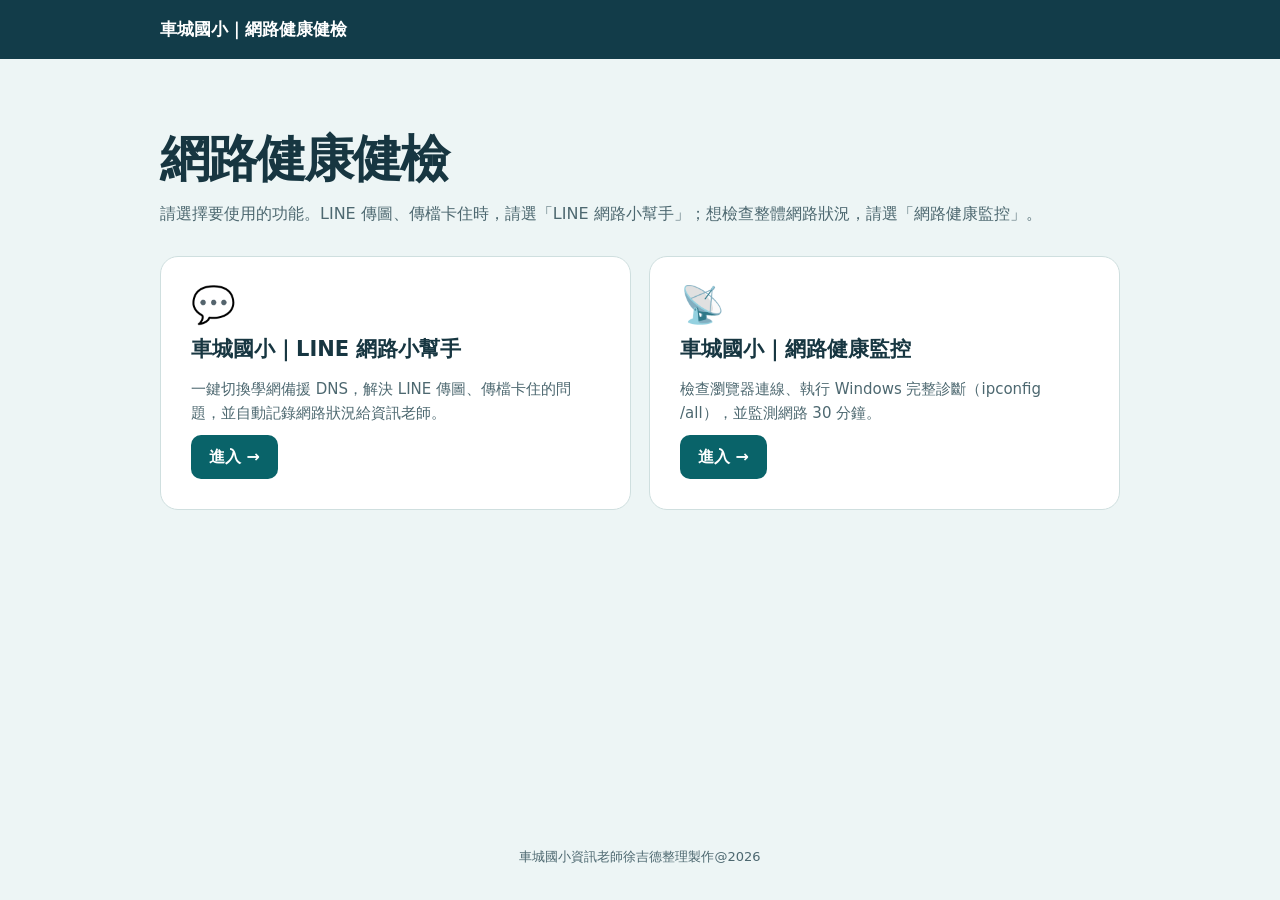
<file: index.html>
<!doctype html>
<html lang="zh-Hant-TW">
<head>
<meta charset="utf-8">
<meta name="viewport" content="width=device-width,initial-scale=1">
<title>車城國小｜網路健康健檢</title>
<style>
:root{color-scheme:light;font-family:system-ui,"Microsoft JhengHei",sans-serif;color:#173641;background:#edf5f5}
*{box-sizing:border-box}
body{margin:0;font-size:16px;line-height:1.6;min-height:100vh;display:flex;flex-direction:column}
header{background:#123c49;color:#fff}
.wrap{width:min(calc(100% - 32px),960px);margin:auto}
header .wrap{padding:16px 0;font-weight:700;font-size:17px}
main{flex:1;padding:clamp(32px,8vw,72px) 0 40px}
h1{margin:0;font-size:clamp(30px,6vw,50px);letter-spacing:-.04em;line-height:1.15}
.lead{margin:12px 0 0;color:#4d6870}
.grid{display:grid;grid-template-columns:repeat(auto-fit,minmax(280px,1fr));gap:18px;margin-top:30px}
.entry{display:flex;flex-direction:column;gap:10px;background:#fff;border:1px solid #cfdfdf;border-radius:18px;padding:clamp(20px,4vw,30px);text-decoration:none;color:inherit;transition:box-shadow .15s,transform .15s;min-height:200px}
.entry:hover{box-shadow:0 0 0 3px #5a9896;transform:translateY(-2px)}
.entry:focus-visible{outline:3px solid #9d5300;outline-offset:3px}
.icon{font-size:36px;line-height:1}
.entry h2{margin:0;font-size:21px}
.entry p{margin:0;color:#4d6870;font-size:15px}
.go{margin-top:auto;align-self:flex-start;display:inline-flex;align-items:center;min-height:44px;padding:8px 18px;border-radius:10px;background:#096369;color:#fff;font-weight:650}
.sub{display:flex;flex-wrap:wrap;gap:8px;margin-top:4px}
.sub a{font-size:14px;color:#0b5d75}
footer{text-align:center;color:#4d6870;font-size:13px;padding:16px 0 32px}
</style>
</head>
<body>
<header><div class="wrap">車城國小｜網路健康健檢</div></header>
<main class="wrap">
  <h1>網路健康健檢</h1>
  <p class="lead">請選擇要使用的功能。LINE 傳圖、傳檔卡住時，請選「LINE 網路小幫手」；想檢查整體網路狀況，請選「網路健康監控」。</p>
  <div class="grid">
    <a class="entry" href="web/">
      <span class="icon" aria-hidden="true">💬</span>
      <h2>車城國小｜LINE 網路小幫手</h2>
      <p>一鍵切換學網備援 DNS，解決 LINE 傳圖、傳檔卡住的問題，並自動記錄網路狀況給資訊老師。</p>
      <span class="go">進入 →</span>
    </a>
    <a class="entry" href="line-diagnostics/">
      <span class="icon" aria-hidden="true">📡</span>
      <h2>車城國小｜網路健康監控</h2>
      <p>檢查瀏覽器連線、執行 Windows 完整診斷（ipconfig /all），並監測網路 30 分鐘。</p>
      <span class="go">進入 →</span>
    </a>
  </div>
</main>
<footer>車城國小資訊老師徐吉德整理製作@2026</footer>
</body>
</html>
</file>
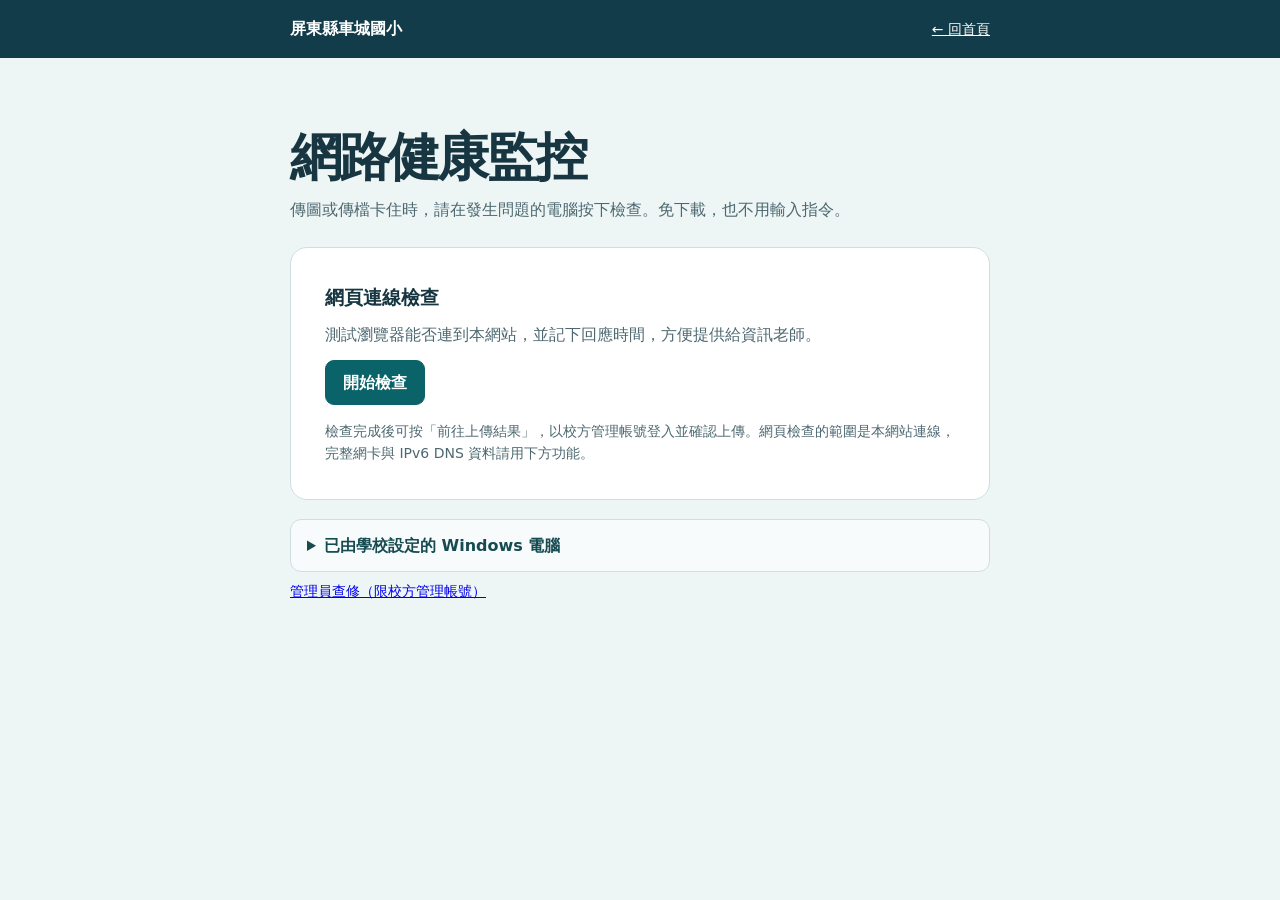
<file: line-diagnostics/index.html>
<!doctype html>
<html lang="zh-Hant-TW">
<head>
<meta charset="utf-8">
<meta name="viewport" content="width=device-width,initial-scale=1">
<title>車城國小｜網路健康監控</title>
<style>
:root { color-scheme:light; font-family:system-ui,"Microsoft JhengHei",sans-serif; color:#173641; background:#edf5f5 }
* { box-sizing:border-box }
body { margin:0; font-size:16px; line-height:1.6 }
header { background:#123c49; color:#fff }
.wrap { width:min(calc(100% - 36px),700px); margin:auto }
header .wrap { display:flex; justify-content:space-between; align-items:center; padding:16px 0; gap:12px }
header a { color:inherit; font-size:14px }
main { padding:clamp(30px,8vw,70px) 0 40px }
h1,h2,p { margin:0 }
h1 { font-size:clamp(31px,6vw,52px); letter-spacing:-.055em; line-height:1.15 }
h2 { font-size:19px }
.lead, .note { margin-top:10px; color:#4d6870 }
.card { background:#fff; border:1px solid #cfdfdf; border-radius:17px; padding:clamp(18px,5vw,34px); margin-top:24px }
.btn { display:inline-flex; align-items:center; justify-content:center; min-height:45px; padding:8px 17px; border-radius:9px; border:1px solid #aac8c8; text-decoration:none; font:inherit; font-weight:670; background:#fff; color:#164b52; cursor:pointer }
.main-btn { color:#fff; background:#096369; border-color:#096369 }
.btn:hover { box-shadow:0 0 0 2px #5a9896 }
:focus-visible { outline:3px solid #9d5300; outline-offset:3px }
button:disabled { opacity:.64; cursor:wait }
.status { margin:15px 0 0; color:#155e5b; font-weight:650 }
.result { margin-top:14px }
.result textarea { width:100%; min-height:123px; resize:vertical; color:inherit; border:1px solid #c0d5d4; border-radius:8px; background:#f4f9f8; padding:9px 12px; font:14px/1.6 ui-monospace,monospace }
.actions { display:flex; flex-wrap:wrap; gap:9px; align-items:center; margin-top:12px }
details { margin-top:19px; background:#f8fbfb; border:1px solid #cfdfdf; border-radius:11px; padding:13px 16px }
summary { cursor:pointer; color:#164b52; font-weight:650 }
.help { margin-top:8px; font-size:14px; color:#4d6870 }
</style>
</head>
<body>
<header><div class="wrap"><strong>屏東縣車城國小</strong><a href="../">← 回首頁</a></div></header>
<main class="wrap">
<h1>網路健康監控</h1>
<p class="lead">傳圖或傳檔卡住時，請在發生問題的電腦按下檢查。免下載，也不用輸入指令。</p>
<section class="card" aria-labelledby="basic-heading">
<h2 id="basic-heading">網頁連線檢查</h2>
<p class="note">測試瀏覽器能否連到本網站，並記下回應時間，方便提供給資訊老師。</p>
<div class="actions"><button type="button" class="btn main-btn" id="run">開始檢查</button></div>
<p class="status" id="status" role="status"></p>
<div class="result" id="result" hidden>
<textarea id="report" readonly aria-label="檢查結果"></textarea>
<div class="actions"><button type="button" class="btn" id="copy">複製結果</button><a class="btn" id="submit-check">前往上傳結果</a><span role="status" id="copyStatus" class="help"></span></div>
</div>
<p class="help">檢查完成後可按「前往上傳結果」，以校方管理帳號登入並確認上傳。網頁檢查的範圍是本網站連線，完整網卡與 IPv6 DNS 資料請用下方功能。</p>
</section>
<details>
<summary>已由學校設定的 Windows 電腦</summary>
<p class="help">按下按鈕即由電腦執行 ipconfig /all。瀏覽器若跳出開啟應用程式的提示，請選「開啟」。</p>
<div class="actions"><a class="btn" id="windows" href="checheng-line-diag://start">開啟完整診斷</a></div>
<p class="help">新版 Windows 診斷預設監測 30 分鐘，約每 10 秒採樣一次，時間到會自動停止。</p>
<p class="help" id="windowsStatus" role="status"></p>
</details>
<p class="help"><a id="admin-check" href="https://script.google.com/a/macros/cces.ptc.edu.tw/s/AKfycbwvMesTggtN7hkKjxOMTeUTHo9i4udr-uAuq8nV6Ap_xiIthWON20SgaJzDu-a2cxnm/exec">管理員查修（限校方管理帳號）</a></p>
</main>
<script>
const get = id => document.getElementById(id);
const run = get('run');
get('windows').addEventListener('click', () => {
  get('windowsStatus').textContent = '若沒有開啟視窗，請先用上方「開始檢查」，再聯絡資訊老師。';
});
async function probe(index) {
  const url = new URL(location.pathname, location.origin);
  url.searchParams.set('check', Date.now() + '-' + index);
  const control = new AbortController();
  const timer = setTimeout(() => control.abort(), 3500);
  const start = performance.now();
  try {
    const response = await fetch(url, { method:'HEAD', cache:'no-store', signal:control.signal });
    if (!response.ok) return { label:'網站回應 HTTP ' + response.status };
    const ms = Math.round(performance.now() - start);
    return { ms, label:ms + ' 毫秒' };
  } catch (error) {
    return { label:error.name === 'AbortError' ? '超過 3.5 秒未回應' : '連線失敗' };
  } finally { clearTimeout(timer); }
}
run.addEventListener('click', async () => {
  run.disabled = true;
  get('result').hidden = true;
  get('copyStatus').textContent = '';
  const startedAt = new Date().toISOString();
  const results = [];
  for (let i = 0; i < 3; i++) {
    get('status').textContent = '檢查中 ' + (i + 1) + '／3';
    const sample = await probe(i);
    results.push({ ...sample, time: new Date().toISOString() });
  }
  const count = results.filter(item => Number.isFinite(item.ms)).length;
  const summary = '本網站成功回應 ' + count + '／3 次';
  const time = new Date().toLocaleString('zh-TW', { timeZone:'Asia/Taipei', hour12:false });
  get('status').textContent = summary;
  get('report').value = ['車城國小 LINE 網頁連線檢查', '臺灣時間 ' + time, summary,
    ...results.map((item,index) => '第 ' + (index + 1) + ' 次　' + item.label)].join('\n');
  const destination = new URL(get('admin-check').href);
  destination.hash = new URLSearchParams({check: JSON.stringify({id: crypto.randomUUID(), startedAt, endedAt: new Date().toISOString(), samples: results})}).toString();
  get('submit-check').href = destination.href;
  get('result').hidden = false;
  run.disabled = false;
  run.textContent = '重新檢查';
});
get('copy').addEventListener('click', async () => {
  try {
    await navigator.clipboard.writeText(get('report').value);
    get('copyStatus').textContent = '已複製，可貼給資訊老師。';
  } catch {
    get('report').select();
    get('copyStatus').textContent = '請複製已選取的結果。';
  }
});
</script>
</body>
</html>
</file>
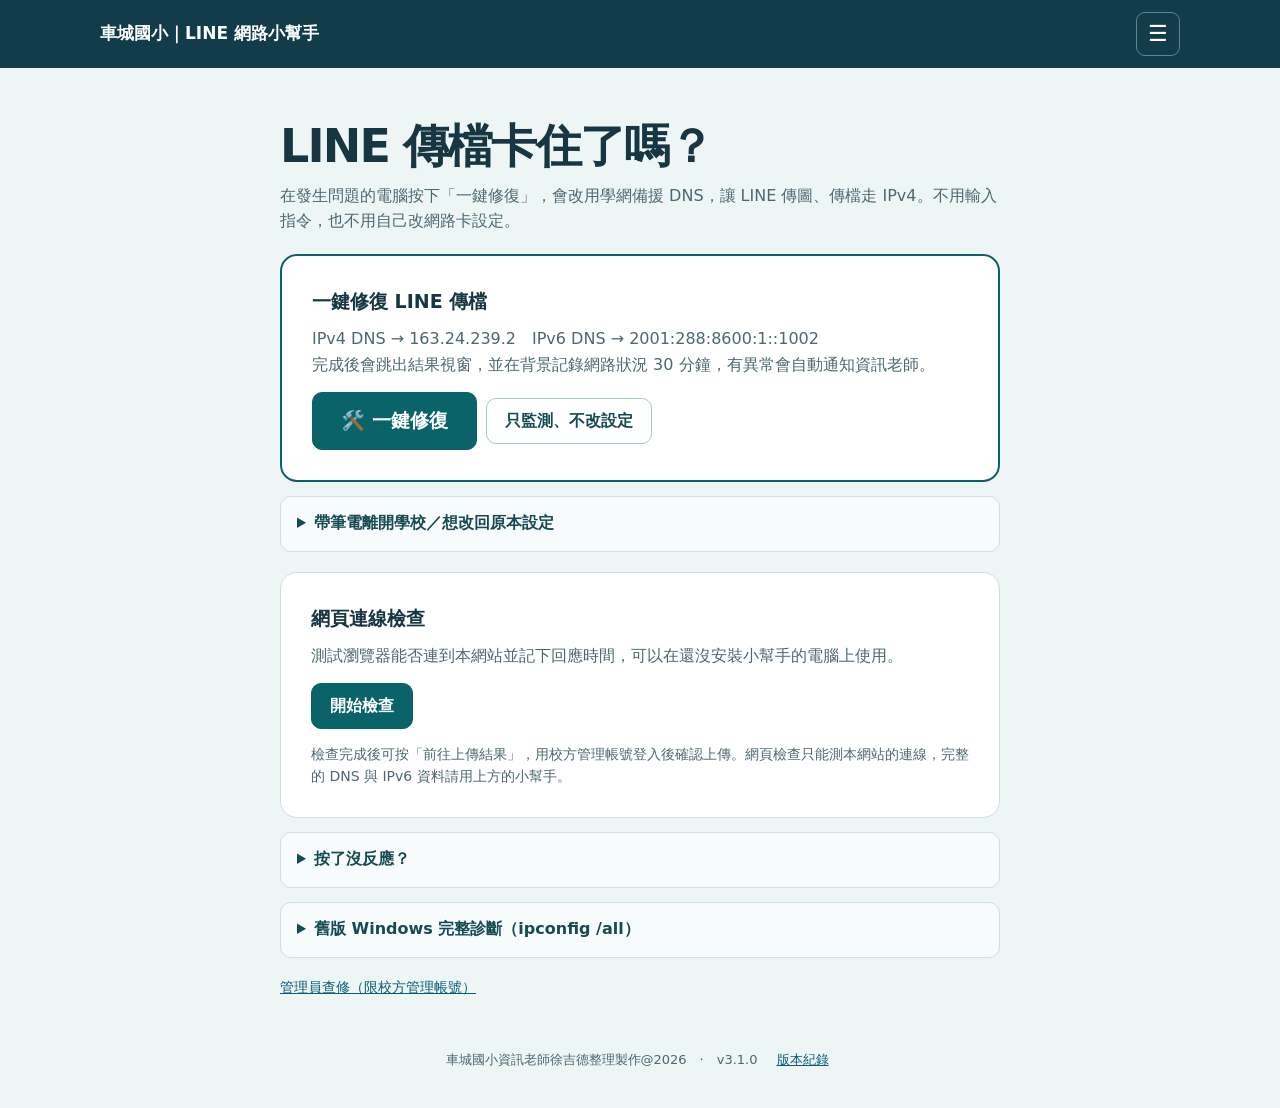
<file: web/index.html>
<!doctype html>
<html lang="zh-Hant-TW">
<head>
<meta charset="utf-8">
<meta name="viewport" content="width=device-width,initial-scale=1">
<title>車城國小｜LINE 網路小幫手</title>
<style>
:root{color-scheme:light;font-family:system-ui,"Microsoft JhengHei",sans-serif;color:#173641;background:#edf5f5;
  --brand:#096369;--ink:#173641;--muted:#4d6870;--line:#cfdfdf;--soft:#f4f9f8;--pass:#16794a;--warn:#9a6400;--fail:#b3261e}
*{box-sizing:border-box}
body{margin:0;font-size:16px;line-height:1.6}
a{color:#0b5d75}
header{background:#123c49;color:#fff;position:sticky;top:0;z-index:30}
.wrap{width:min(calc(100% - 32px),1080px);margin:auto}
.narrow{max-width:720px}
header .wrap{display:flex;justify-content:space-between;align-items:center;padding:12px 0;gap:12px}
header strong{font-size:17px}
.ham{background:none;border:1px solid #5d8592;color:#fff;border-radius:9px;min-width:44px;min-height:44px;font-size:22px;cursor:pointer}
nav.menu{position:absolute;right:16px;top:64px;background:#fff;color:var(--ink);border:1px solid var(--line);border-radius:12px;box-shadow:0 10px 30px rgba(0,0,0,.18);min-width:230px;padding:6px;display:none}
nav.menu.open{display:block}
nav.menu a,nav.menu button{display:block;width:100%;text-align:left;padding:11px 14px;border-radius:8px;color:inherit;text-decoration:none;background:none;border:0;font:inherit;cursor:pointer}
nav.menu a:hover,nav.menu button:hover{background:var(--soft)}
main{padding:clamp(24px,6vw,52px) 0 40px}
h1,h2,h3,p{margin:0}
h1{font-size:clamp(28px,6vw,46px);letter-spacing:-.04em;line-height:1.15}
h2{font-size:19px}
.lead,.note{margin-top:10px;color:var(--muted)}
.card{background:#fff;border:1px solid var(--line);border-radius:17px;padding:clamp(18px,4vw,30px);margin-top:20px}
.hero{border:2px solid var(--brand)}
.btn{display:inline-flex;align-items:center;justify-content:center;gap:6px;min-height:46px;padding:8px 18px;border-radius:10px;border:1px solid #aac8c8;text-decoration:none;font:inherit;font-weight:650;background:#fff;color:#164b52;cursor:pointer}
.main-btn{color:#fff;background:var(--brand);border-color:var(--brand)}
.big{font-size:19px;min-height:58px;padding:10px 28px}
.btn:hover{box-shadow:0 0 0 2px #5a9896}
:focus-visible{outline:3px solid #9d5300;outline-offset:3px}
button:disabled{opacity:.64;cursor:wait}
.status{margin:14px 0 0;color:#155e5b;font-weight:650}
.result{margin-top:14px}
.result textarea{width:100%;min-height:123px;resize:vertical;color:inherit;border:1px solid #c0d5d4;border-radius:8px;background:var(--soft);padding:9px 12px;font:14px/1.6 ui-monospace,monospace}
.actions{display:flex;flex-wrap:wrap;gap:9px;align-items:center;margin-top:14px}
details{margin-top:14px;background:#f8fbfb;border:1px solid var(--line);border-radius:11px;padding:13px 16px}
summary{cursor:pointer;color:#164b52;font-weight:650;min-height:28px}
.help{margin-top:8px;font-size:14px;color:var(--muted)}
ol.help{padding-left:20px}
/* Toast */
#toast{position:fixed;left:50%;top:78px;transform:translateX(-50%) translateY(-10px);background:#123c49;color:#fff;padding:12px 18px;border-radius:10px;opacity:0;pointer-events:none;transition:.25s;z-index:60;max-width:calc(100% - 32px)}
#toast.show{opacity:1;transform:translateX(-50%)}
/* Bottom sheet */
.sheet-bg{position:fixed;inset:0;background:rgba(0,0,0,.35);display:none;z-index:50}
.sheet-bg.open{display:block}
.sheet{position:fixed;left:0;right:0;bottom:0;background:#fff;border-radius:18px 18px 0 0;padding:10px 22px 26px;max-width:720px;margin:auto;transform:translateY(100%);visibility:hidden;transition:transform .25s,visibility .25s;z-index:55;max-height:85vh;overflow:auto}
.sheet.open{transform:none;visibility:visible}
.grip{width:44px;height:5px;border-radius:3px;background:#c7d6d6;margin:4px auto 14px}
/* Admin */
.toolbar{display:flex;flex-wrap:wrap;gap:8px;align-items:center;margin-top:18px}
.toolbar input{flex:1;min-width:180px;max-width:280px;min-height:44px;border:1px solid #c0d5d4;border-radius:9px;padding:6px 12px;font:inherit}
.ftab{min-height:40px;padding:6px 14px;border-radius:9px;border:1px solid #c0d5d4;background:#fff;color:var(--muted);cursor:pointer;font:inherit}
.ftab.active{background:var(--brand);border-color:var(--brand);color:#fff}
.stats{display:grid;grid-template-columns:repeat(5,minmax(0,1fr));gap:10px;margin-top:18px}
.stat{background:#fff;border:1px solid var(--line);border-radius:12px;padding:12px 14px}
.stat small{color:var(--muted);font-size:13px}
.stat b{display:block;font-size:28px;line-height:1.2}
#grid{display:grid;grid-template-columns:repeat(auto-fill,minmax(290px,1fr));gap:12px;margin-top:16px}
.pc{background:#fff;border:1px solid var(--line);border-left:5px solid #9bb;border-radius:12px;padding:12px 14px;cursor:pointer;text-align:left;font:inherit;color:inherit;width:100%}
.pc:hover{box-shadow:0 0 0 2px #9cc}
.pc.fail{border-left-color:var(--fail)}.pc.warn{border-left-color:#d79a00}.pc.pass{border-left-color:var(--pass)}
.pc-head{display:flex;justify-content:space-between;gap:8px;align-items:center}
.pc-name{font-weight:700;font-family:ui-monospace,monospace}
.badge{font-size:12px;padding:2px 8px;border-radius:6px;font-weight:650;white-space:nowrap}
.badge.pass{background:#e3f4ea;color:var(--pass)}.badge.warn{background:#fff3d6;color:var(--warn)}.badge.fail{background:#fde7e5;color:var(--fail)}.badge.none{background:#eef2f2;color:var(--muted)}
.kv{display:grid;grid-template-columns:1fr 1fr;gap:2px 12px;font-size:13px;margin-top:8px}
.kv span{display:flex;justify-content:space-between;gap:6px}.kv i{font-style:normal;color:var(--muted)}
.good{color:var(--pass)}.mid{color:var(--warn)}.bad{color:var(--fail)}
.issues{margin-top:8px;font-size:13px;background:#fdf1ef;color:#8c1d16;border-radius:6px;padding:4px 8px}
.tiny{font-size:12px;color:var(--muted);margin-top:6px}
.empty{text-align:center;padding:50px 0;color:var(--muted);grid-column:1/-1}
/* Modal */
.overlay{position:fixed;inset:0;background:rgba(0,0,0,.45);display:none;align-items:center;justify-content:center;z-index:70;padding:12px}
.overlay.open{display:flex}
.modal{background:#fff;border-radius:16px;width:760px;max-width:100%;max-height:90vh;display:flex;flex-direction:column;overflow:hidden}
.modal-hdr{padding:16px 20px;border-bottom:1px solid var(--line);display:flex;justify-content:space-between;gap:10px}
.modal-body{padding:16px 20px;overflow:auto}
.x{background:none;border:0;font-size:24px;cursor:pointer;min-width:44px;min-height:44px;color:var(--muted)}
.tabs{display:flex;gap:4px;border-bottom:1px solid var(--line);margin-bottom:14px;overflow-x:auto}
.tab{background:none;border:0;border-bottom:3px solid transparent;padding:10px 14px;font:inherit;cursor:pointer;color:var(--muted);white-space:nowrap}
.tab.active{color:var(--brand);border-bottom-color:var(--brand);font-weight:650}
.panel{display:none}.panel.active{display:block}
.tbl{overflow-x:auto}
table{width:100%;border-collapse:collapse;font-size:13px}
th,td{padding:6px 8px;border-bottom:1px solid #e3eded;text-align:left;white-space:nowrap}
th{background:var(--soft);position:sticky;top:0}
.verdict{border-radius:10px;padding:12px 14px;margin-bottom:14px}
.verdict.pass{background:#e3f4ea}.verdict.warn{background:#fff3d6}.verdict.fail{background:#fde7e5}.verdict.none{background:#eef2f2}
.mrow{background:var(--soft);border-radius:8px;padding:10px 12px;margin-bottom:8px;display:grid;grid-template-columns:110px 90px 1fr;gap:8px;align-items:center;font-size:14px}
.bar{height:6px;background:#dbe7e7;border-radius:3px;overflow:hidden}.bar div{height:100%}
.bar .good{background:var(--pass)}.bar .mid{background:#d79a00}.bar .bad{background:var(--fail)}
.mrow p{grid-column:1/-1;font-size:13px;color:var(--muted)}
.sug{background:var(--soft);border-radius:8px;padding:9px 12px;margin-bottom:7px;font-size:14px}
.sug span{display:block;color:var(--muted);font-size:13px}
#banner{display:none;padding:10px 16px;font-size:14px}
#banner.fail{display:block;background:#fde7e5;color:#8c1d16}
#banner.ok{display:block;background:#e3f4ea;color:var(--pass)}
.spin{display:inline-block;width:14px;height:14px;border:2px solid #c7d6d6;border-top-color:var(--brand);border-radius:50%;animation:s .7s linear infinite;vertical-align:middle;margin-right:6px}
@keyframes s{to{transform:rotate(360deg)}}
footer{text-align:center;color:var(--muted);font-size:13px;padding:10px 0 36px}
footer button{background:none;border:0;color:#0b5d75;text-decoration:underline;cursor:pointer;font:inherit}
[hidden]{display:none!important}
@media(max-width:760px){.stats{grid-template-columns:repeat(2,minmax(0,1fr))}.mrow{grid-template-columns:90px 80px 1fr}}
</style>
</head>
<body>
<header>
  <div class="wrap">
    <strong>車城國小｜LINE 網路小幫手</strong>
    <button class="ham" id="ham" aria-label="開啟選單" aria-expanded="false" aria-controls="menu">☰</button>
  </div>
  <nav class="menu" id="menu">
    <a href="../">🏠 回首頁</a>
    <a href="#">🛠️ 一鍵修復（老師用）</a>
    <a href="#check">🔎 網頁連線檢查</a>
    <a href="#admin">📊 管理者儀表板</a>
    <button type="button" id="menuLog">🧾 版本紀錄</button>
  </nav>
</header>
<div id="banner" role="status"></div>

<!-- ===================== 老師端 ===================== -->
<main class="wrap narrow" id="view-teacher">
  <h1>LINE 傳檔卡住了嗎？</h1>
  <p class="lead">在發生問題的電腦按下「一鍵修復」，會改用學網備援 DNS，讓 LINE 傳圖、傳檔走 IPv4。不用輸入指令，也不用自己改網路卡設定。</p>

  <section class="card hero" aria-labelledby="fix-h">
    <h2 id="fix-h">一鍵修復 LINE 傳檔</h2>
    <p class="note">IPv4 DNS → 163.24.239.2　IPv6 DNS → 2001:288:8600:1::1002<br>完成後會跳出結果視窗，並在背景記錄網路狀況 30 分鐘，有異常會自動通知資訊老師。</p>
    <div class="actions">
      <a class="btn main-btn big" id="btnFix" href="checheng-line-dns://fix">🛠️ 一鍵修復</a>
      <a class="btn" id="btnMon" href="checheng-line-dns://monitor">只監測、不改設定</a>
    </div>
  </section>

  <details>
    <summary>帶筆電離開學校／想改回原本設定</summary>
    <p class="help">小幫手偵測到不在校網時，會自動暫時還原，回到學校再自動套用，通常不用手動處理。如果要完全取消，請按：</p>
    <div class="actions"><a class="btn" id="btnRestore" href="checheng-line-dns://restore">↩️ 還原 DNS 設定</a></div>
  </details>

  <section class="card" id="check" aria-labelledby="basic-heading">
    <h2 id="basic-heading">網頁連線檢查</h2>
    <p class="note">測試瀏覽器能否連到本網站並記下回應時間，可以在還沒安裝小幫手的電腦上使用。</p>
    <div class="actions"><button type="button" class="btn main-btn" id="run">開始檢查</button></div>
    <p class="status" id="status" role="status"></p>
    <div class="result" id="result" hidden>
      <textarea id="report" readonly aria-label="檢查結果"></textarea>
      <div class="actions"><button type="button" class="btn" id="copy">複製結果</button><a class="btn" id="submit-check">前往上傳結果</a><span role="status" id="copyStatus" class="help"></span></div>
    </div>
    <p class="help">檢查完成後可按「前往上傳結果」，用校方管理帳號登入後確認上傳。網頁檢查只能測本網站的連線，完整的 DNS 與 IPv6 資料請用上方的小幫手。</p>
  </section>

  <details>
    <summary>按了沒反應？</summary>
    <ol class="help">
      <li>瀏覽器若詢問「要開啟 車城國小 LINE 小幫手 嗎？」，請選「開啟」。</li>
      <li>完全沒反應，表示這台電腦還沒安裝小幫手，請先用上方「網頁連線檢查」，再聯絡資訊老師。</li>
      <li>資訊老師安裝方式：在該電腦執行 <code>install.bat</code>（只需一次，要有管理員權限）。</li>
    </ol>
  </details>
  <details>
    <summary>舊版 Windows 完整診斷（ipconfig /all）</summary>
    <p class="help">已由學校設定的電腦可使用。預設監測 30 分鐘，約每 10 秒採樣一次。</p>
    <div class="actions"><a class="btn" id="windows" href="checheng-line-diag://start">開啟完整診斷</a></div>
  </details>
  <p class="help" style="margin-top:18px"><a id="admin-check" href="https://script.google.com/a/macros/cces.ptc.edu.tw/s/AKfycbwvMesTggtN7hkKjxOMTeUTHo9i4udr-uAuq8nV6Ap_xiIthWON20SgaJzDu-a2cxnm/exec">管理員查修（限校方管理帳號）</a></p>
</main>

<!-- ===================== 管理端 ===================== -->
<main class="wrap" id="view-admin" hidden>
  <div style="display:flex;justify-content:space-between;align-items:flex-end;gap:12px;flex-wrap:wrap">
    <div><h1>管理者儀表板</h1><p class="lead">LINE 傳檔監測 ＋ 網路健康監控（每 60 秒自動更新）</p></div>
    <button class="btn" id="reload">↺ 重新整理</button>
  </div>
  <div class="stats">
    <div class="stat"><small>監控電腦</small><b id="s-t">—</b></div>
    <div class="stat"><small>已改備援 DNS</small><b id="s-fix" class="good">—</b></div>
    <div class="stat"><small>LINE 異常</small><b id="s-lf" class="bad">—</b></div>
    <div class="stat"><small>網路需注意</small><b id="s-nw" class="mid">—</b></div>
    <div class="stat"><small>網路異常</small><b id="s-nf" class="bad">—</b></div>
  </div>
  <div class="toolbar">
    <input type="search" id="search" placeholder="搜尋電腦名稱或 IP" aria-label="搜尋電腦名稱或 IP">
    <button class="ftab active" data-f="all">全部</button>
    <button class="ftab" data-f="line">LINE 異常</button>
    <button class="ftab" data-f="fixed">已改 DNS</button>
    <button class="ftab" data-f="net">網路異常</button>
  </div>
  <div id="grid"><div class="empty"><span class="spin"></span>正在載入資料…</div></div>
</main>

<footer>
  車城國小資訊老師徐吉德整理製作@2026　·　<span id="ver"></span>　<button type="button" id="footLog">版本紀錄</button>
</footer>

<!-- Toast -->
<div id="toast" role="status" aria-live="polite"></div>

<!-- Bottom sheet：按下按鈕後的說明 -->
<div class="sheet-bg" id="sheetBg"></div>
<section class="sheet" id="sheet" role="dialog" aria-modal="true" aria-labelledby="sheet-h">
  <div class="grip"></div>
  <h2 id="sheet-h">接下來會發生什麼？</h2>
  <ol class="help" id="sheetBody"></ol>
  <div class="actions"><button class="btn main-btn" id="sheetClose">我知道了</button></div>
</section>

<!-- Modal：電腦詳細資料 -->
<div class="overlay" id="modal">
  <div class="modal" role="dialog" aria-modal="true" aria-labelledby="m-title">
    <div class="modal-hdr">
      <div><h2 id="m-title">—</h2><p class="tiny" id="m-sub"></p></div>
      <button class="x" id="mClose" aria-label="關閉">✕</button>
    </div>
    <div class="modal-body">
      <div class="tabs" role="tablist">
        <button class="tab active" data-tab="line">LINE 監測</button>
        <button class="tab" data-tab="diag">網路診斷說明</button>
        <button class="tab" data-tab="nhist">網路歷史</button>
      </div>
      <div class="panel active" id="p-line"></div>
      <div class="panel" id="p-diag"></div>
      <div class="panel" id="p-nhist"></div>
    </div>
  </div>
</div>

<!-- Modal：版本紀錄 -->
<div class="overlay" id="logModal">
  <div class="modal" role="dialog" aria-modal="true" aria-labelledby="log-h">
    <div class="modal-hdr"><h2 id="log-h">版本紀錄</h2><button class="x" id="logClose" aria-label="關閉">✕</button></div>
    <div class="modal-body" id="logBody"></div>
  </div>
</div>

<script>
// =============================================
// ⚙️ 設定：兩個 GAS 網址
// =============================================
const LINE_GAS_URL = 'https://script.google.com/macros/s/AKfycbyrCNPyKH9zpJRk8euUQ2sdxuA9iqFbKtCZJWJVVaKvKEijIB4m4S7IsF_7asQZAFCU/exec'; // 新：LINE 網路小幫手
const NET_GAS_URL  = 'https://script.google.com/macros/s/AKfycbzPqmbLwMdAWvSNFrXgDudtjcW1gbU9ovPiPSweofJR704z4GXk8upMCmOXTFiarmeTiQ/exec'; // 原：網路健康監控 v2.6
// =============================================
const CHANGELOG = [
  { version: 'v3.1.0', date: '2026-11-22', desc: '一鍵修復與還原前後各量 3 次並記錄差異（IPv4、IPv6、MAC、網卡、閘道、DNS、AAAA、TCP443）；儀表板新增「修改前後比較」' },
  { version: 'v3.0.0', date: '2026-11-20', desc: '合併 LINE 網路診斷與網路健康監控；新增一鍵修復 DNS（學網備援 DNS）、30 分鐘封包監測上傳試算表、異常自動通知管理者' },
  { version: 'v2.6',   date: '2026-04-25', desc: '網路健康監控儀表板（閘道/外網/下載/DNS）' }
];
const get = id => document.getElementById(id);
const esc = s => String(s ?? '').replace(/[&<>"']/g, c => ({'&':'&amp;','<':'&lt;','>':'&gt;','"':'&quot;',"'":'&#39;'}[c]));
get('ver').textContent = CHANGELOG[0].version;

// ---------- 漢堡選單 / 路由 ----------
const menu = get('menu'), ham = get('ham');
ham.addEventListener('click', () => { const o = menu.classList.toggle('open'); ham.setAttribute('aria-expanded', o); });
menu.addEventListener('click', () => { menu.classList.remove('open'); ham.setAttribute('aria-expanded', false); });
document.addEventListener('click', e => { if (!menu.contains(e.target) && e.target !== ham) menu.classList.remove('open'); });
let adminTimer = null;
function route() {
  const admin = location.hash === '#admin';
  get('view-teacher').hidden = admin;
  get('view-admin').hidden = !admin;
  clearInterval(adminTimer);
  if (admin) { loadAll(); adminTimer = setInterval(loadAll, 60000); }
  else if (location.hash === '#check') get('check').scrollIntoView({ behavior: 'smooth' });
}
window.addEventListener('hashchange', route);

// ---------- Toast / Bottom sheet ----------
let toastT;
function toast(msg) { const t = get('toast'); t.textContent = msg; t.classList.add('show'); clearTimeout(toastT); toastT = setTimeout(() => t.classList.remove('show'), 3500); }
function openSheet(items) {
  get('sheetBody').innerHTML = items.map(i => '<li>' + i + '</li>').join('');
  get('sheetBg').classList.add('open'); get('sheet').classList.add('open'); get('sheetClose').focus();
}
function closeSheet() { get('sheetBg').classList.remove('open'); get('sheet').classList.remove('open'); }
get('sheetBg').addEventListener('click', closeSheet);
get('sheetClose').addEventListener('click', closeSheet);
const SHEETS = {
  btnFix: ['瀏覽器會詢問是否開啟「車城國小 LINE 小幫手」，請選<b>開啟</b>。', '約 10–20 秒後，右下角會跳出結果視窗。', '看到「只回應 IPv4」就完成了，請回 LINE 再傳一次圖或檔案。', '如果沒有任何反應，代表這台電腦還沒安裝小幫手，請聯絡資訊老師。'],
  btnMon: ['瀏覽器詢問時請選<b>開啟</b>。', '小幫手不會改任何設定，只在背景記錄 30 分鐘網路狀況，交給資訊老師分析。'],
  btnRestore: ['瀏覽器詢問時請選<b>開啟</b>。', 'DNS 會改回安裝小幫手之前的設定，校外自動切換也會一起停用。']
};
Object.keys(SHEETS).forEach(id => get(id).addEventListener('click', () => { toast('已送出指令給小幫手'); openSheet(SHEETS[id]); }));
get('windows').addEventListener('click', () => toast('若沒有開啟視窗，請先用「開始檢查」，再聯絡資訊老師。'));

// ---------- 網頁連線檢查（沿用原 LINE 網路診斷） ----------
const run = get('run');
async function probe(index) {
  const url = new URL(location.pathname, location.origin);
  url.searchParams.set('check', Date.now() + '-' + index);
  const control = new AbortController();
  const timer = setTimeout(() => control.abort(), 3500);
  const start = performance.now();
  try {
    const response = await fetch(url, { method: 'HEAD', cache: 'no-store', signal: control.signal });
    if (!response.ok) return { label: '網站回應 HTTP ' + response.status };
    const ms = Math.round(performance.now() - start);
    return { ms, label: ms + ' 毫秒' };
  } catch (error) {
    return { label: error.name === 'AbortError' ? '超過 3.5 秒未回應' : '連線失敗' };
  } finally { clearTimeout(timer); }
}
run.addEventListener('click', async () => {
  run.disabled = true;
  get('result').hidden = true;
  get('copyStatus').textContent = '';
  const startedAt = new Date().toISOString();
  const results = [];
  for (let i = 0; i < 3; i++) {
    get('status').textContent = '檢查中 ' + (i + 1) + '／3';
    const sample = await probe(i);
    results.push({ ...sample, time: new Date().toISOString() });
  }
  const count = results.filter(item => Number.isFinite(item.ms)).length;
  const summary = '本網站成功回應 ' + count + '／3 次';
  const time = new Date().toLocaleString('zh-TW', { timeZone: 'Asia/Taipei', hour12: false });
  get('status').textContent = summary;
  get('report').value = ['車城國小 LINE 網頁連線檢查', '臺灣時間 ' + time, summary,
    ...results.map((item, index) => '第 ' + (index + 1) + ' 次　' + item.label)].join('\n');
  const destination = new URL(get('admin-check').href);
  destination.hash = new URLSearchParams({ check: JSON.stringify({ id: crypto.randomUUID(), startedAt, endedAt: new Date().toISOString(), samples: results }) }).toString();
  get('submit-check').href = destination.href;
  get('result').hidden = false;
  run.disabled = false;
  run.textContent = '重新檢查';
});
get('copy').addEventListener('click', async () => {
  try { await navigator.clipboard.writeText(get('report').value); get('copyStatus').textContent = '已複製，可貼給資訊老師。'; }
  catch { get('report').select(); get('copyStatus').textContent = '請複製已選取的結果。'; }
});

// ---------- 版本紀錄 ----------
function openLog() {
  get('logBody').innerHTML = '<div class="tbl"><table><thead><tr><th>版本</th><th>日期</th><th>說明</th></tr></thead><tbody>' +
    CHANGELOG.map(c => `<tr><td>${esc(c.version)}</td><td>${esc(c.date)}</td><td style="white-space:normal">${esc(c.desc)}</td></tr>`).join('') + '</tbody></table></div>';
  get('logModal').classList.add('open');
}
get('menuLog').addEventListener('click', openLog);
get('footLog').addEventListener('click', openLog);
get('logClose').addEventListener('click', () => get('logModal').classList.remove('open'));
get('logModal').addEventListener('click', e => { if (e.target.id === 'logModal') get('logModal').classList.remove('open'); });

// =====================================================
// 管理端
// =====================================================
function callJSONP(base, params, cb) {
  const name = 'cb_' + Date.now() + '_' + Math.floor(Math.random() * 1e6);
  const s = document.createElement('script');
  let done = false;
  const finish = (err, data) => { if (done) return; done = true; delete window[name]; s.remove(); cb(err, data); };
  window[name] = data => finish(null, data);
  s.onerror = () => finish(new Error('JSONP 連線失敗'));
  setTimeout(() => finish(new Error('逾時')), 20000);
  s.src = base + '?' + new URLSearchParams({ ...params, callback: name });
  document.head.appendChild(s);
}
async function callNet(params) {
  const res = await fetch(NET_GAS_URL + '?' + new URLSearchParams(params));
  if (!res.ok) throw new Error('HTTP ' + res.status);
  return res.json();
}
const lineGas = params => new Promise((ok, no) => callJSONP(LINE_GAS_URL, params, (e, d) => e ? no(e) : ok(d)));

let merged = [], curF = 'all', loading = false;
function banner(type, msg) { const b = get('banner'); b.className = type; b.textContent = msg; if (type === 'ok') setTimeout(() => { b.className = ''; }, 4000); }

async function loadAll() {
  if (loading) return; loading = true;
  const btn = get('reload'); btn.disabled = true; btn.innerHTML = '<span class="spin"></span>載入中';
  const [lineR, netR] = await Promise.allSettled([lineGas({ action: 'summary' }), callNet({ action: 'summary' })]);
  btn.disabled = false; btn.textContent = '↺ 重新整理'; loading = false;
  const errs = [];
  const lineRows = lineR.status === 'fulfilled' && lineR.value.status === 'ok' ? lineR.value.rows : (errs.push('LINE 監測'), []);
  const netRows  = netR.status === 'fulfilled' && netR.value.status === 'ok' ? netR.value.rows : (errs.push('網路健康'), []);
  const map = new Map();
  netRows.forEach(r => { const k = String(r.hostname || '').toLowerCase(); if (k) map.set(k, { hostname: r.hostname, net: r, line: null }); });
  lineRows.forEach(r => { const k = String(r.hostname || '').toLowerCase(); if (!k) return; const o = map.get(k) || { hostname: r.hostname, net: null }; o.line = r; map.set(k, o); });
  merged = [...map.values()];
  if (errs.length) banner('fail', '⚠️ ' + errs.join('、') + ' 資料暫時無法連線，請確認 GAS 網址後重新整理。');
  else banner('ok', '✓ 資料已更新（' + new Date().toLocaleTimeString('zh-TW') + '）共 ' + merged.length + ' 台電腦');
  updateStats(); render();
}

function updateStats() {
  get('s-t').textContent = merged.length;
  get('s-fix').textContent = merged.filter(m => m.line && m.line.dns_mode === 'fixed').length;
  get('s-lf').textContent = merged.filter(m => m.line && m.line.result === 'fail').length;
  get('s-nw').textContent = merged.filter(m => m.net && m.net.result === 'warn').length;
  get('s-nf').textContent = merged.filter(m => m.net && m.net.result === 'fail').length;
}
document.querySelectorAll('.ftab').forEach(b => b.addEventListener('click', () => {
  document.querySelectorAll('.ftab').forEach(t => t.classList.remove('active'));
  b.classList.add('active'); curF = b.dataset.f; render();
}));
get('search').addEventListener('input', render);
get('reload').addEventListener('click', loadAll);

const lastTime = m => Math.max(new Date(m.line?.last_seen || 0).getTime() || 0, new Date(m.net?.last_seen || 0).getTime() || 0);
const worst = m => { const r = [m.line?.result, m.net?.result]; return r.includes('fail') ? 'fail' : r.includes('warn') ? 'warn' : (r.includes('pass') ? 'pass' : ''); };
function render() {
  const q = get('search').value.trim().toLowerCase();
  let rows = [...merged].sort((a, b) => lastTime(b) - lastTime(a));
  if (curF === 'line') rows = rows.filter(m => m.line && m.line.result !== 'pass');
  if (curF === 'fixed') rows = rows.filter(m => m.line && m.line.dns_mode === 'fixed');
  if (curF === 'net') rows = rows.filter(m => m.net && m.net.result !== 'pass');
  if (q) rows = rows.filter(m => String(m.hostname).toLowerCase().includes(q) || String(m.line?.ip || m.net?.ip || '').includes(q));
  const grid = get('grid');
  if (!rows.length) { grid.innerHTML = '<div class="empty">🔍 找不到符合的電腦</div>'; return; }
  grid.innerHTML = rows.map(cardHTML).join('');
  grid.querySelectorAll('.pc').forEach(el => el.addEventListener('click', () => openModal(el.dataset.host)));
}

const BADGE = { pass: '✅ 正常', warn: '⚠️ 注意', fail: '❌ 異常' };
const badge = (r, label) => r ? `<span class="badge ${esc(r)}">${label} ${BADGE[r] || esc(r)}</span>` : `<span class="badge none">${label} —</span>`;
const msTxt = v => (v === null || v === undefined || v === '') ? '逾時/無' : v + 'ms';
function cardHTML(m) {
  const L = m.line, N = m.net;
  const issues = [L && L.issues, N && N.issues && N.issues !== '正常' ? N.issues : ''].filter(Boolean).join('；');
  return `<button type="button" class="pc ${worst(m)}" data-host="${esc(m.hostname)}">
    <div class="pc-head"><span class="pc-name">${esc(m.hostname)}</span><span>${badge(L && L.result, 'LINE')} ${badge(N && N.result, '網路')}</span></div>
    <div class="tiny">${esc(L?.ip || N?.ip || '—')} · ${esc(L?.mac || N?.mac || '—')}</div>
    <div class="kv">
      <span><i>DNS</i><b class="${L?.dns_mode === 'fixed' ? 'good' : ''}">${L ? (L.dns_mode === 'fixed' ? '備援' : '自動') : '—'}</b></span>
      <span><i>AAAA</i><b class="${L ? (Number(L.aaaa_count) > 0 ? 'mid' : 'good') : ''}">${L ? esc(L.aaaa_count) : '—'}</b></span>
      <span><i>443 v4</i><b class="${L ? vc(L.tcp_v4_ms, 150, 500) : ''}">${L ? msTxt(L.tcp_v4_ms) : '—'}</b></span>
      <span><i>443 v6</i><b>${L ? msTxt(L.tcp_v6_ms) : '—'}</b></span>
      <span><i>外網</i><b class="${N ? vc(N.wan_ping_avg, 80, 200) : ''}">${N ? fmt(N.wan_ping_avg, 'ms') : '—'}</b></span>
      <span><i>下載</i><b class="${N ? vcDL(N.download_kbps) : ''}">${N ? fmtDL(N.download_kbps) : '—'}</b></span>
    </div>
    ${issues ? `<div class="issues">${esc(issues)}</div>` : ''}
    <div class="tiny">最後回報：${fmtTime(lastTime(m) || null)}</div>
  </button>`;
}

// ---------- 格式化（沿用 v2.6） ----------
function fmt(v, unit = '') { return (v != null && v !== '') ? esc(v) + unit : '—'; }
function fmtDL(v) { if (v == null || v === '') return '—'; return v >= 1000 ? (v / 1000).toFixed(1) + ' Mbps' : esc(v) + ' kbps'; }
function fmtTime(t) { if (!t) return '—'; const d = new Date(t); if (isNaN(d)) return '—'; return d.toLocaleDateString('zh-TW') + ' ' + d.toLocaleTimeString('zh-TW', { hour: '2-digit', minute: '2-digit' }); }
function vc(v, g, b) { if (v == null || v === '') return 'bad'; return v <= g ? 'good' : v <= b ? 'mid' : 'bad'; }
function vcDL(v) { if (v == null || v === '') return 'bad'; return v >= 5000 ? 'good' : v >= 1000 ? 'mid' : 'bad'; }

// ---------- Modal ----------
function switchTab(name) {
  document.querySelectorAll('.tab').forEach(t => t.classList.toggle('active', t.dataset.tab === name));
  document.querySelectorAll('.panel').forEach(p => p.classList.toggle('active', p.id === 'p-' + name));
}
document.querySelectorAll('.tab').forEach(t => t.addEventListener('click', () => switchTab(t.dataset.tab)));
get('mClose').addEventListener('click', () => get('modal').classList.remove('open'));
get('modal').addEventListener('click', e => { if (e.target.id === 'modal') get('modal').classList.remove('open'); });
document.addEventListener('keydown', e => { if (e.key === 'Escape') { get('modal').classList.remove('open'); get('logModal').classList.remove('open'); closeSheet(); } });

function openModal(host) {
  const m = merged.find(x => x.hostname === host) || { hostname: host };
  const L = m.line, N = m.net;
  get('m-title').textContent = '🖥 ' + host;
  get('m-sub').textContent = `IP：${L?.ip || N?.ip || '—'}　MAC：${L?.mac || N?.mac || '—'}　最後回報：${fmtTime(lastTime(m) || null)}`;
  switchTab('line');
  buildLinePanel(L, host);
  get('p-diag').innerHTML = N ? buildDiagPanel(N) : '<p class="help">這台電腦沒有網路健康監控資料。</p>';
  loadNetHistory(host, !!N);
  get('modal').classList.add('open');
}

function buildLinePanel(L, host) {
  const p = get('p-line');
  if (!L) { p.innerHTML = '<div class="verdict none">這台電腦還沒有 LINE 小幫手的監測資料（可能尚未安裝或尚未按過按鈕）。</div>'; return; }
  const v = {
    pass: ['✅ LINE 傳檔路徑正常', L.dns_mode === 'fixed' ? '已使用學網備援 DNS，obs.line-apps.com 只回應 IPv4，傳檔會走 IPv4。' : '目前沒有偵測到問題。'],
    warn: ['⚠️ 有輕微異常', '可以使用，但部分數值偏離正常，建議觀察。'],
    fail: ['❌ LINE 傳檔可能會卡住', '請依下方問題排查；若是備援 DNS 仍回應 AAAA，請回報縣網中心。']
  }[L.result] || ['—', ''];
  p.innerHTML = `<div class="verdict ${esc(L.result)}"><b>${v[0]}</b><br>${v[1]}${L.issues ? '<br><b>問題：</b>' + esc(L.issues) : ''}</div>
    <div class="kv" style="font-size:14px;margin-bottom:12px">
      <span><i>DNS 模式</i><b>${L.dns_mode === 'fixed' ? '學網備援' : '自動取得'}</b></span>
      <span><i>DNS 伺服器</i><b style="white-space:normal;text-align:right">${esc(L.dns_servers || '—')}</b></span>
      <span><i>A／AAAA</i><b>${esc(L.a_count)}／${esc(L.aaaa_count)}</b></span>
      <span><i>閘道掉包</i><b>${L.gw_loss_pct === null || L.gw_loss_pct === '' ? '—' : esc(L.gw_loss_pct) + '%'}</b></span>
      <span><i>TCP443 v4</i><b>${msTxt(L.tcp_v4_ms)}</b></span>
      <span><i>TCP443 v6</i><b>${msTxt(L.tcp_v6_ms)}</b></span>
    </div>
    <h3 style="font-size:15px;margin:6px 0">修改前後比較（最近 5 次）</h3>
    <div id="lineDiff"><p class="help"><span class="spin"></span>載入中…</p></div>
    <h3 style="font-size:15px;margin:14px 0 6px">監測紀錄（最新 200 筆）</h3>
    <div class="tbl" id="lineHist"><p class="help"><span class="spin"></span>載入中…</p></div>`;
  lineGas({ action: 'changes', hostname: host, limit: 5 }).then(d => {
    const box = get('lineDiff'); if (!box) return;
    const list = (d && d.rows) || [];
    if (!list.length) { box.innerHTML = '<p class="help">尚無一鍵修復或還原紀錄。</p>'; return; }
    box.innerHTML = list.map(c => `<details ${c === list[0] ? 'open' : ''} style="margin-top:8px">
      <summary>${esc(c.action)}　${fmtTime(c.time)}　<span class="tiny">變化：${esc(c.changed || '無')}</span></summary>
      <div class="tbl" style="margin-top:8px"><table><thead><tr><th>項目</th><th>前（${esc(c.before_n)} 次）</th><th>後（${esc(c.after_n)} 次）</th></tr></thead><tbody>` +
      c.items.map(it => { const diff = String(it.before) !== String(it.after);
        return `<tr${diff ? ' style="background:#fff3d6"' : ''}><td>${diff ? '★ ' : ''}${esc(it.label)}</td><td style="white-space:normal">${esc(it.before)}</td><td style="white-space:normal">${esc(it.after)}</td></tr>`; }).join('') +
      '</tbody></table></div></details>').join('');
  }).catch(() => { const box = get('lineDiff'); if (box) box.innerHTML = '<p class="bad">載入失敗</p>'; });
  lineGas({ action: 'history', hostname: host, limit: 200 }).then(d => {
    const rows = (d && d.rows) || [];
    const box = get('lineHist'); if (!box) return;
    if (!rows.length) { box.innerHTML = '<p class="help">尚無紀錄</p>'; return; }
    const ri = { pass: '✅', warn: '⚠️', fail: '❌' };
    box.innerHTML = '<table><thead><tr><th>時間</th><th>階段</th><th>DNS</th><th>A/AAAA</th><th>v4 443</th><th>v6 443</th><th>閘道掉包</th><th>判定</th><th>問題</th></tr></thead><tbody>' +
      rows.map(h => `<tr><td>${fmtTime(h.ts)}</td><td>${esc(h.phase)}</td><td>${h.dns_mode === 'fixed' ? '備援' : '自動'}</td><td>${esc(h.a_count)}/${esc(h.aaaa_count)}</td>
        <td class="${vc(h.tcp_v4_ms, 150, 500)}">${msTxt(h.tcp_v4_ms)}</td><td>${msTxt(h.tcp_v6_ms)}</td>
        <td>${h.gw_loss_pct === null || h.gw_loss_pct === '' ? '—' : esc(h.gw_loss_pct) + '%'}</td><td>${ri[h.result] || esc(h.result)}</td><td>${esc(h.issues || '')}</td></tr>`).join('') + '</tbody></table>';
  }).catch(() => { const box = get('lineHist'); if (box) box.innerHTML = '<p class="bad">載入失敗</p>'; });
}

async function loadNetHistory(host, has) {
  const p = get('p-nhist');
  if (!has) { p.innerHTML = '<p class="help">沒有網路健康監控資料。</p>'; return; }
  p.innerHTML = '<p class="help"><span class="spin"></span>載入中…</p>';
  try {
    const d = await callNet({ action: 'history', hostname: host });
    const rows = (d && d.rows) || [];
    if (!rows.length) { p.innerHTML = '<p class="help">尚無歷史紀錄</p>'; return; }
    const ri = { pass: '✅', warn: '⚠️', fail: '❌' };
    p.innerHTML = '<div class="tbl"><table><thead><tr><th>時間</th><th>IP</th><th>閘道</th><th>外網</th><th>速度</th><th>DNS</th><th>狀態</th><th>修復</th></tr></thead><tbody>' +
      rows.map(h => `<tr><td>${fmtTime(h.timestamp)}</td><td>${esc(h.ip || '—')}</td><td class="${vc(h.gw_ping_avg, 30, 80)}">${fmt(h.gw_ping_avg, 'ms')}</td>
        <td class="${vc(h.wan_ping_avg, 80, 200)}">${fmt(h.wan_ping_avg, 'ms')}</td><td>${fmtDL(h.download_kbps)}</td>
        <td class="${vc(h.dns_ms, 100, 300)}">${fmt(h.dns_ms, 'ms')}</td><td>${ri[h.result] || esc(h.result || '—')}</td><td>${esc(h.actions_taken || '—')}</td></tr>`).join('') + '</tbody></table></div>';
  } catch { p.innerHTML = '<p class="bad">載入失敗</p>'; }
}

// ---------- 網路診斷說明（沿用 v2.6 人話解說） ----------
function buildDiagPanel(r) {
  const res = r.result || 'pass';
  const v = { pass: ['✅ 網路狀況正常', '所有指標都在正常範圍內，可以正常使用。'],
              warn: ['⚠️ 網路有輕微異常，建議檢查', '部分指標偏離正常值，速度或穩定性可能不佳。'],
              fail: ['❌ 網路連線異常，需要處理', '偵測到嚴重的網路問題，請優先依下方建議處理。'] }[res] || ['—', ''];
  return `<div class="verdict ${esc(res)}"><b>${v[0]}</b><br>${v[1]}</div>${buildMetrics(r)}
    <h3 style="font-size:15px;margin:12px 0 8px">建議動作</h3>${buildSuggestions(r)}
    ${r.actions_taken ? `<p class="tiny">🔧 已自動執行：${esc(r.actions_taken)}</p>` : ''}`;
}
function buildMetrics(r) {
  const rows = [
    { name: '閘道延遲', val: r.gw_ping_avg, unit: 'ms', good: 30, bad: 80, max: 200,
      ex: { good: '路由器回應很快，本地網路狀態良好。', mid: '稍微偏高，可能是路由器負載高或網路線品質不佳。', bad: r.gw_ping_avg == null ? '無法連到閘道：網路線掉了、路由器當機或 IP 衝突。' : '本地網路有嚴重問題，建議重啟路由器。' } },
    { name: '外網延遲', val: r.wan_ping_avg, unit: 'ms', good: 80, bad: 200, max: 400,
      ex: { good: '連到外部網路正常，ISP 線路穩定。', mid: '比正常值高，可能是線路壅塞。', bad: r.wan_ping_avg == null ? '無法連到外網（8.8.8.8）。' : '上網速度會明顯變慢。' } },
    { name: '下載速度', val: r.download_kbps, good: 5000, bad: 1000, max: 100000, rev: true,
      ex: { good: '足以流暢使用網路教學資源。', mid: '低於建議值 5 Mbps，影片可能卡頓。', bad: r.download_kbps == null ? '無法測速，可能網路已中斷。' : '非常緩慢，幾乎無法正常使用。' } },
    { name: 'DNS 解析', val: r.dns_ms, unit: 'ms', good: 100, bad: 300, max: 600,
      ex: { good: 'DNS 解析速度正常。', mid: '偏慢，開新網頁會有短暫延遲。', bad: r.dns_ms == null ? 'DNS 解析失敗，網址可能都打不開。' : '非常緩慢，建議 ipconfig /flushdns 或更換 DNS。' } }
  ];
  return rows.map(m => {
    const v = m.val === '' ? null : m.val;
    const cls = v == null ? 'bad' : m.rev ? (v >= m.good ? 'good' : v >= m.bad ? 'mid' : 'bad') : (v <= m.good ? 'good' : v <= m.bad ? 'mid' : 'bad');
    const pct = v == null ? 100 : Math.max(0, Math.min(100, m.rev ? 100 - v / m.max * 100 : v / m.max * 100));
    const shown = m.name === '下載速度' ? fmtDL(v) : fmt(v, m.unit);
    return `<div class="mrow"><span>${m.name}</span><b class="${cls}">${shown}</b><div class="bar"><div class="${cls}" style="width:${pct}%"></div></div><p>${m.ex[cls]}</p></div>`;
  }).join('');
}
function buildSuggestions(r) {
  const s = [], gw = r.gw_ping_avg, wan = r.wan_ping_avg, gwL = r.gw_loss_pct, wL = r.wan_loss_pct, dl = r.download_kbps, dns = r.dns_ms;
  if (gwL >= 50 || gw == null) { s.push(['🔌 確認網路線是否插好', '閘道完全無回應，最常見是網路線鬆脫或路由器需要重啟。'], ['🔄 重啟路由器', '拔掉電源等 30 秒再插回。']); }
  else if (gw > 30) s.push(['🔄 考慮重啟路由器', '閘道延遲偏高可能是路由器長時間運行。']);
  if ((wL >= 50 || wan == null) && (gwL < 50 && gw != null)) s.push(['📞 聯繫 ISP 確認線路', '閘道正常但外網中斷，問題在路由器到 ISP 之間。']);
  else if (wan > 80) s.push(['⏰ 觀察是否特定時段壅塞', '常見於上下課時段多人同時使用。']);
  if (dns == null || dns > 300) s.push(['🧹 執行 ipconfig /flushdns', '清除 DNS 快取。'], ['⚙️ 檢查 DNS 設定', '可改用學網備援 DNS（老師端「一鍵修復」）。']);
  if (dl != null && dl !== '' && dl < 1000) s.push(['👥 確認是否有裝置佔用頻寬', '可至路由器後台查看連線裝置。']);
  if (!s.length) s.push(['👍 目前不需要任何動作', '繼續定期監控即可。']);
  return s.map(x => `<div class="sug"><b>${x[0]}</b><span>${x[1]}</span></div>`).join('');
}

route();
</script>
</body>
</html>
</file>
